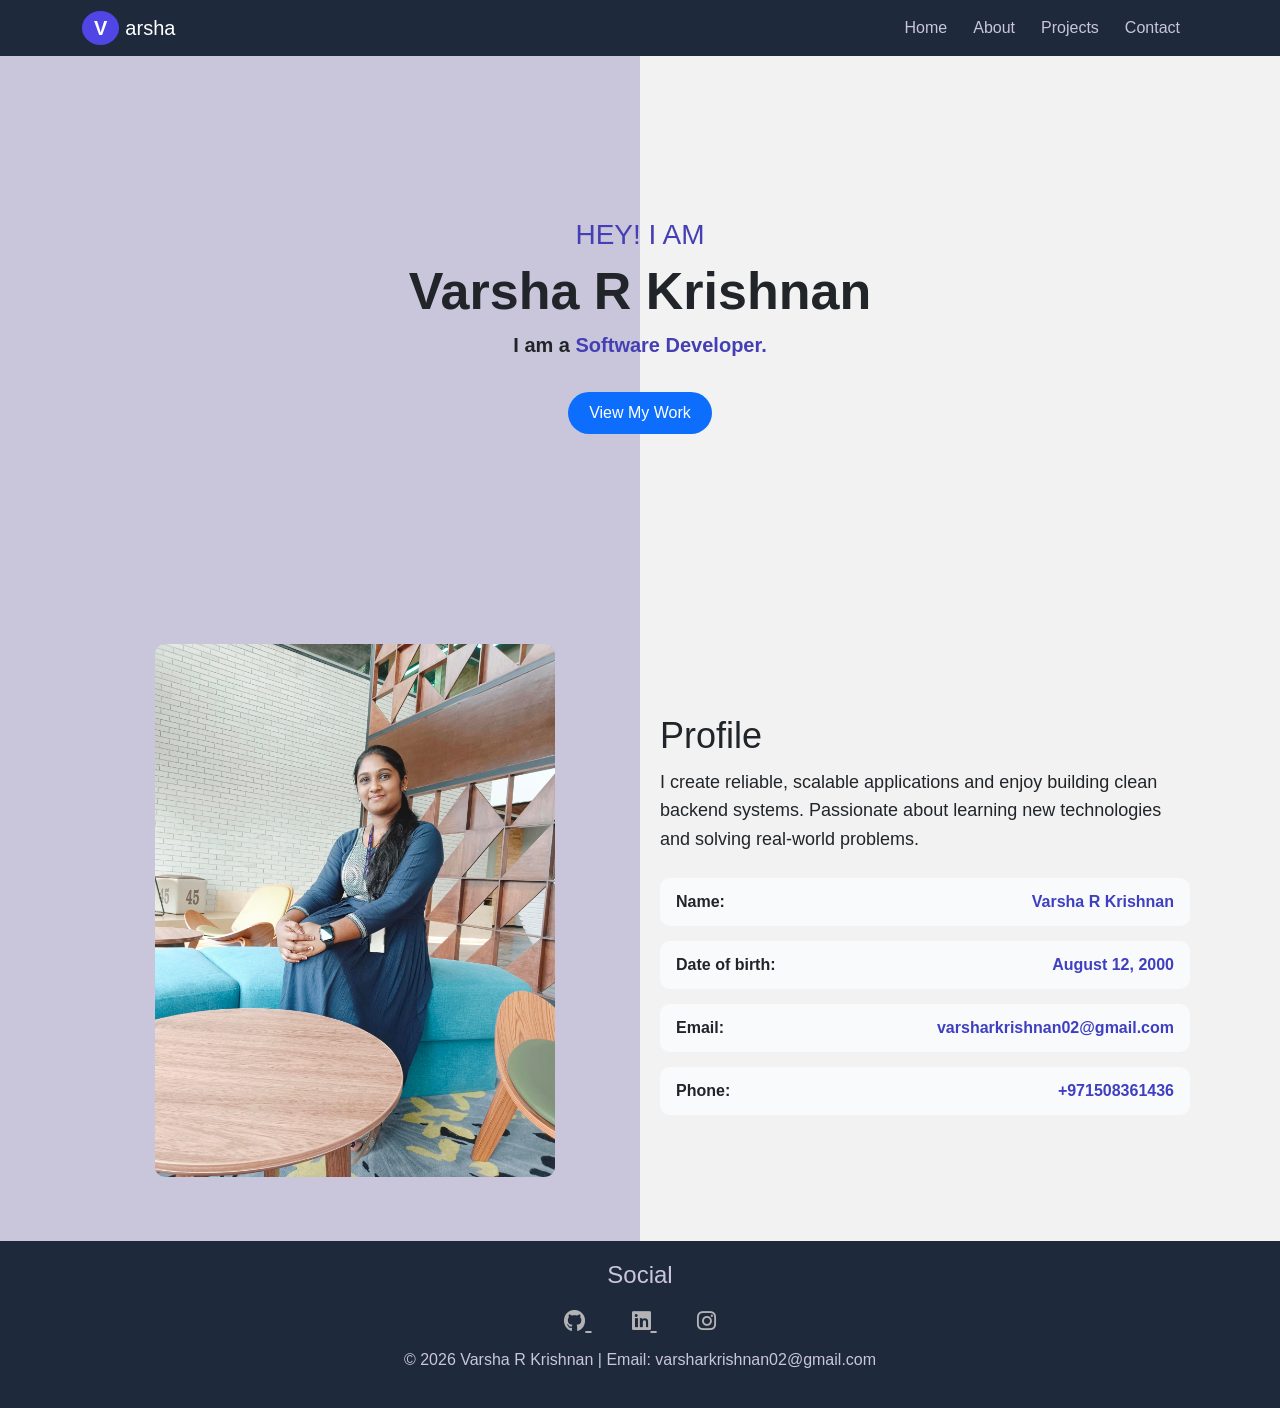
<file: index.html>
<!DOCTYPE html>
<html lang="en">

<head>
    <meta charset="UTF-8">
    <title>Portfolio - Home</title>
    <meta name="viewport" content="width=device-width, initial-scale=1">
    <link href="https://cdn.jsdelivr.net/npm/bootstrap@5.3.2/dist/css/bootstrap.min.css" rel="stylesheet">
    <link rel="stylesheet" href="https://cdnjs.cloudflare.com/ajax/libs/font-awesome/6.5.1/css/all.min.css">
    <link rel="stylesheet" href="css/stylesheet.css">
</head>

<body class="fade-in">
    <header>
        <nav class="navbar navbar-expand-lg navbar-dark">
            <div class="container">
                <a class="navbar-brand" href="index.html"><span class="logo-circle">V</span>arsha</a>
                <button class="navbar-toggler" type="button" data-bs-toggle="collapse" data-bs-target="#nav">
                    <span class="navbar-toggler-icon"></span>
                </button>
                <div class="collapse navbar-collapse" id="nav">
                    <ul class="navbar-nav ms-auto">
                        <li class="nav-item"><a class="nav-link" href="index.html">Home</a></li>
                        <li class="nav-item"><a class="nav-link" href="about.html">About</a></li>
                        <li class="nav-item"><a class="nav-link" href="projects.html">Projects</a></li>
                        <li class="nav-item"><a class="nav-link" href="contact.html">Contact</a></li>
                    </ul>
                </div>
            </div>
        </nav>

    </header>
    <main>
        <section class="hero text-center d-flex align-items-center justify-content-center">
            <div class="container">
                <h3><span>HEY! I AM</span></h3>
                <h1 class="name">Varsha R Krishnan</h1>
                <p class="fw-bolder">I am a <span>Software Developer.</span></p>
                <a href="projects.html" class="btn btn-custom mt-3">View My Work</a>
            </div>
        </section>

        <div class=" profile container mt-5">
            <div class="row align-items-center">

                <div class="col-12 col-md-6 text-center mb-4">
                    <img src="images/LinkedIn.jpg" class="img-fluid profile-img" alt="profile">
                </div>

                <div class="col-12 col-md-6 profile-text">
                    <h2>Profile</h2>
                    <p>
                        I create reliable, scalable applications and enjoy building clean backend systems.
                        Passionate about learning new technologies and solving real-world problems.
                    </p>
                    <ul class="about-info mt-4 px-md-0 px-2">
                        <li class="d-flex info-item"><span class="label">Name:</span><span class="value">Varsha R
                                Krishnan</span></li>
                        <li class="d-flex info-item"><span class="label">Date of birth:</span><span class="value">August
                                12,
                                2000</span></li>
                        <li class="d-flex info-item"><span class="label">Email:</span><span
                                class="value">varsharkrishnan02@gmail.com</span></li>
                        <li class="d-flex info-item"><span class="label">Phone: </span><span
                                class="value">+971508361436</span></li>
                    </ul>
                </div>
            </div>
        </div>
    </main>
    <div class="footer">
        <h4>Social</h4>
        <div class="social-icons">
            <a href="https://github.com/Varshaadarsh" target="_blank">
                <i class="fab fa-github"></i>
            </a>
            <a href="https://www.linkedin.com/in/varsha-r-krishnan" target="_blank">
                <i class="fab fa-linkedin"></i>
            </a>
            <a href="https://www.instagram.com/varsha_rk/" target="_blank">
                <i class="fa-brands fa-instagram"></i>
            </a>
        </div>
        <div class="copyrights">
            <p>© 2026 Varsha R Krishnan | Email: varsharkrishnan02@gmail.com</p>
        </div>
    </div>

    <script src="https://cdn.jsdelivr.net/npm/bootstrap@5.3.2/dist/js/bootstrap.bundle.min.js"></script>
</body>

</html>
</file>
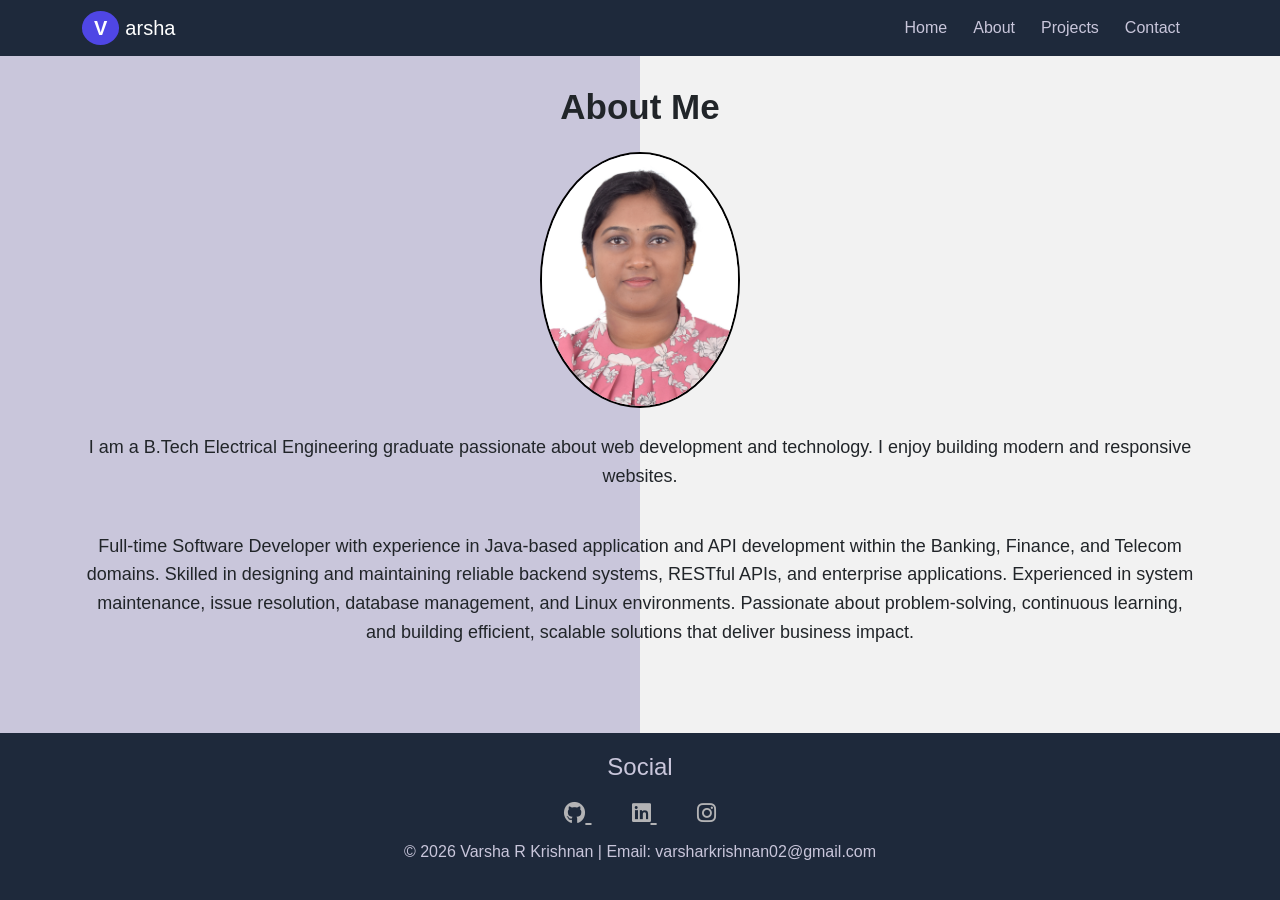
<file: about.html>
<!DOCTYPE html>
<html lang="en">

<head>
    <meta charset="UTF-8">
    <title>Portfolio - Home</title>
    <meta name="viewport" content="width=device-width, initial-scale=1">
    <link href="https://cdn.jsdelivr.net/npm/bootstrap@5.3.2/dist/css/bootstrap.min.css" rel="stylesheet">
    <link rel="stylesheet" href="https://cdnjs.cloudflare.com/ajax/libs/font-awesome/6.5.1/css/all.min.css">
    <link rel="stylesheet" href="css/stylesheet.css">
</head>

<body class="fade-in">
    <header>
        <nav class="navbar navbar-expand-lg navbar-dark">
            <div class="container">
                <a class="navbar-brand" href="index.html"><span class="logo-circle">V</span>arsha</a>
                <button class="navbar-toggler" type="button" data-bs-toggle="collapse" data-bs-target="#nav">
                    <span class="navbar-toggler-icon"></span>
                </button>
                <div class="collapse navbar-collapse" id="nav">
                    <ul class="navbar-nav ms-auto">
                        <li class="nav-item"><a class="nav-link" href="index.html">Home</a></li>
                        <li class="nav-item"><a class="nav-link" href="about.html">About</a></li>
                        <li class="nav-item"><a class="nav-link" href="projects.html">Projects</a></li>
                        <li class="nav-item"><a class="nav-link" href="contact.html">Contact</a></li>
                    </ul>
                </div>
            </div>
        </nav>

    </header>
    <main>
        <section class="about">
            <div class="container text-center">
                <h2 class="text-center mb-4">About Me</h2>
                <img src="images/DSC_0148.JPG" alt="Profile Picture" class="about-img">
                <p class="text-center">
                    I am a B.Tech Electrical Engineering graduate passionate about web development
                    and technology. I enjoy building modern and responsive websites.
                </p>
                <p class="text-center">Full-time Software Developer with experience in Java-based application and API
                    development within
                    the Banking, Finance, and Telecom domains. Skilled in designing and maintaining reliable backend
                    systems, RESTful APIs, and enterprise applications. Experienced in system maintenance, issue
                    resolution, database management, and Linux environments. Passionate about problem-solving,
                    continuous learning, and building efficient, scalable solutions that deliver business impact.
                </p>
            </div>
        </section>
    </main>
    <div class="footer">
        <h4>Social</h4>
        <div class="social-icons">
            <a href="https://github.com/Varshaadarsh" target="_blank">
                <i class="fab fa-github"></i>
            </a>
            <a href="https://www.linkedin.com/in/varsha-r-krishnan" target="_blank">
                <i class="fab fa-linkedin"></i>
            </a>
            <a href="https://www.instagram.com/varsha_rk/" target="_blank">
                <i class="fa-brands fa-instagram"></i>
            </a>
        </div>
        <div class="copyrights">
            <p>© 2026 Varsha R Krishnan | Email: varsharkrishnan02@gmail.com
            </p>
        </div>
    </div>
    <script src="https://cdn.jsdelivr.net/npm/bootstrap@5.3.2/dist/js/bootstrap.bundle.min.js"></script>
</body>

</html>
</file>
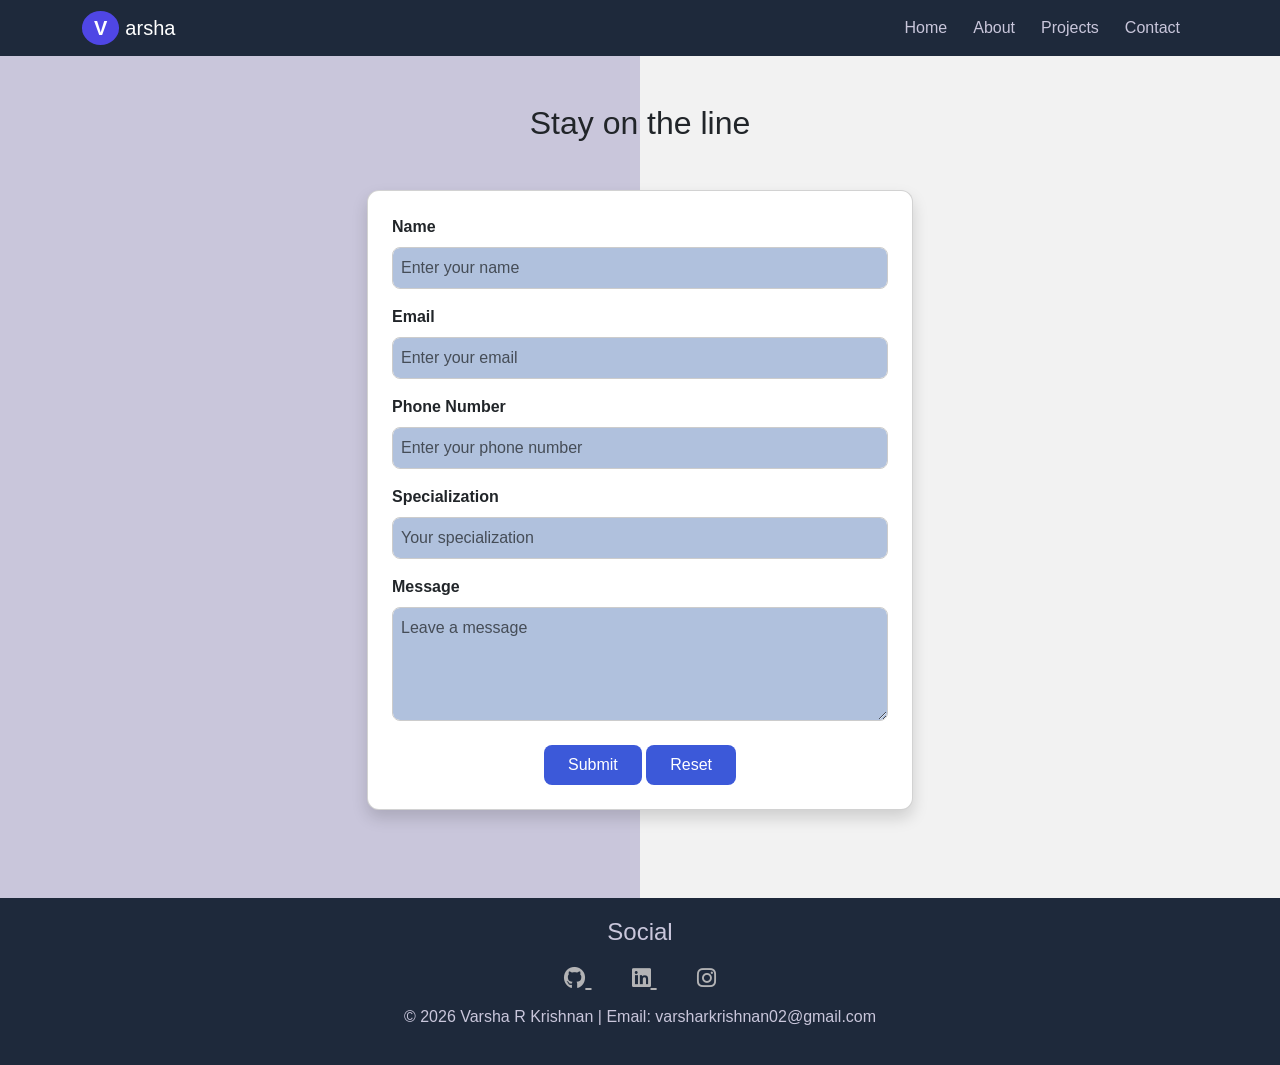
<file: contact.html>
<!DOCTYPE html>
<html lang="en">

<head>
    <meta charset="UTF-8">
    <title>Portfolio - Home</title>
    <meta name="viewport" content="width=device-width, initial-scale=1">
    <link href="https://cdn.jsdelivr.net/npm/bootstrap@5.3.2/dist/css/bootstrap.min.css" rel="stylesheet">
    <link rel="stylesheet" href="https://cdnjs.cloudflare.com/ajax/libs/font-awesome/6.5.1/css/all.min.css">
    <link rel="stylesheet" href="css/stylesheet.css">
</head>

<body class="fade-in">
    <header>
        <nav class="navbar navbar-expand-lg navbar-dark">
            <div class="container">
                <a class="navbar-brand" href="index.html"><span class="logo-circle">V</span>arsha</a>
                <button class="navbar-toggler" type="button" data-bs-toggle="collapse" data-bs-target="#nav">
                    <span class="navbar-toggler-icon"></span>
                </button>
                <div class="collapse navbar-collapse" id="nav">
                    <ul class="navbar-nav ms-auto">
                        <li class="nav-item"><a class="nav-link" href="index.html">Home</a></li>
                        <li class="nav-item"><a class="nav-link" href="about.html">About</a></li>
                        <li class="nav-item"><a class="nav-link" href="projects.html">Projects</a></li>
                        <li class="nav-item"><a class="nav-link" href="contact.html">Contact</a></li>
                    </ul>
                </div>
            </div>
        </nav>

    </header>
    <main>

        <section class="contact py-5">
            <div class="container">
                <h2 class="text-center mb-5">Stay on the line</h2>
                <div class="row justify-content-center">
                    <div class="col-md-8 col-lg-6">
                        <div class="card shadow p-4">
                            <form>
                                <div class="mb-3">
                                    <label class="form-label">Name</label>
                                    <input type="text" class="form-control" placeholder="Enter your name" required>
                                </div>

                                <div class="mb-3">
                                    <label class="form-label">Email</label>
                                    <input type="email" class="form-control" placeholder="Enter your email" required>
                                </div>

                                <div class="mb-3">
                                    <label class="form-label">Phone Number</label>
                                    <input type="tel" class="form-control" placeholder="Enter your phone number">
                                </div>

                                <div class="mb-3">
                                    <label class="form-label">Specialization</label>
                                    <input type="text" class="form-control" placeholder="Your specialization">
                                </div>

                                <div class="mb-4">
                                    <label class="form-label">Message</label>
                                    <textarea class="form-control" rows="4" placeholder="Leave a message"></textarea>
                                </div>

                                <div class="text-center">
                                    <button type="submit" class="btn btn-primary px-4">Submit</button>
                                    <button type="reset" class="btn btn-outline-secondary px-4">Reset</button>
                                </div>
                            </form>
                        </div>
                    </div>
                </div>
            </div>
        </section>
    </main>
    <div class="footer">
        <h4>Social</h4>
        <div class="social-icons">
            <a href="https://github.com/Varshaadarsh" target="_blank">
                <i class="fab fa-github"></i>
            </a>
            <a href="https://www.linkedin.com/in/varsha-r-krishnan" target="_blank">
                <i class="fab fa-linkedin"></i>
            </a>
            <a href="https://www.instagram.com/varsha_rk/" target="_blank">
                <i class="fa-brands fa-instagram"></i>
            </a>
        </div>
        <div class="copyrights">
            <p>© 2026 Varsha R Krishnan | Email: varsharkrishnan02@gmail.com</p>
        </div>
    </div>
    <script src="https://cdn.jsdelivr.net/npm/bootstrap@5.3.2/dist/js/bootstrap.bundle.min.js"></script>
</body>

</html>
</file>
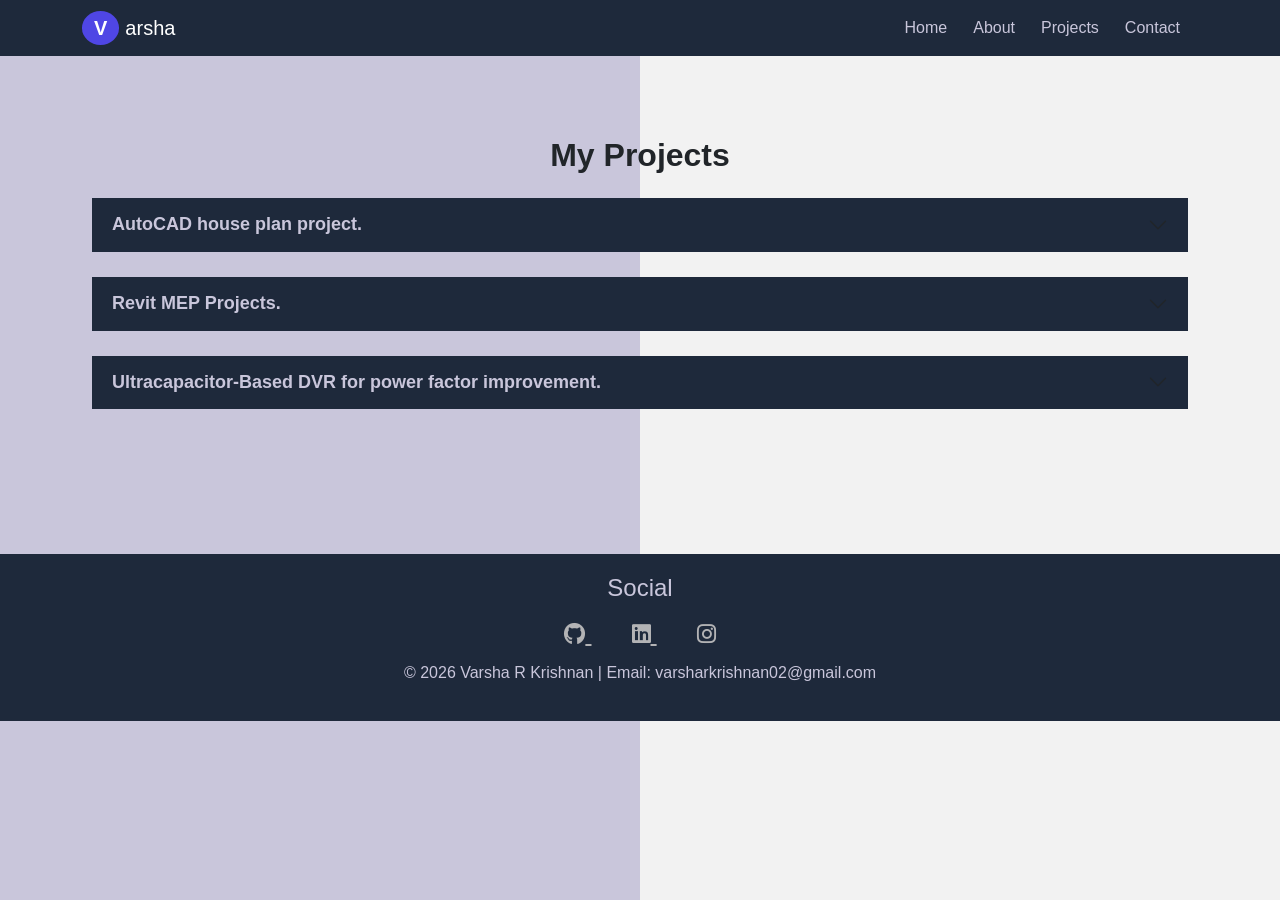
<file: projects.html>
<!DOCTYPE html>
<html lang="en">

<head>
    <meta charset="UTF-8">
    <title>Portfolio - Home</title>
    <meta name="viewport" content="width=device-width, initial-scale=1">
    <link href="https://cdn.jsdelivr.net/npm/bootstrap@5.3.2/dist/css/bootstrap.min.css" rel="stylesheet">
    <link rel="stylesheet" href="https://cdnjs.cloudflare.com/ajax/libs/font-awesome/6.5.1/css/all.min.css">
    <link rel="stylesheet" href="css/stylesheet.css">
</head>

<body class="fade-in">
    <header>
        <nav class="navbar navbar-expand-lg navbar-dark">
            <div class="container">
                <a class="navbar-brand" href="index.html"><span class="logo-circle">V</span>arsha</a>
                <button class="navbar-toggler" type="button" data-bs-toggle="collapse" data-bs-target="#nav">
                    <span class="navbar-toggler-icon"></span>
                </button>
                <div class="collapse navbar-collapse" id="nav">
                    <ul class="navbar-nav ms-auto">
                        <li class="nav-item"><a class="nav-link" href="index.html">Home</a></li>
                        <li class="nav-item"><a class="nav-link" href="about.html">About</a></li>
                        <li class="nav-item"><a class="nav-link" href="projects.html">Projects</a></li>
                        <li class="nav-item"><a class="nav-link" href="contact.html">Contact</a></li>
                    </ul>
                </div>
            </div>
        </nav>

    </header>
    <main>

    <section class="projects">
        <div class="container">
            <h2 class="text-center mb-4">My Projects</h2>

            <div class="accordion accordion-flush" id="accordionFlush">
                <div class="accordion-item">
                    <h2 class="accordion-header">
                        <button class="accordion-button collapsed" type="button" data-bs-toggle="collapse"
                            data-bs-target="#flush-collapseTwo" aria-expanded="false" aria-controls="flush-collapseTwo">
                            AutoCAD house plan project.
                        </button>
                    </h2>
                    <div id="flush-collapseTwo" class="accordion-collapse collapse" data-bs-parent="#accordionFlush">
                        <div class="accordion-body">
                            <div class="row align-items-center">
                                <div class="col-12 col-md-5">
                                    <img src="images/autocad.png" class="img-fluid autocad-image" alt="autocad image">
                                </div>
                                <div class="col-12 col-md-7">
                                    <p>
                                        Designed and drafted residential house plans using AutoCAD, creating
                                        detailed floor layouts with accurate measurements and architectural
                                        elements.
                                    </p>
                                </div>
                            </div>
                        </div>
                    </div>
                </div>
                <div class="accordion-item">
                    <h2 class="accordion-header">
                        <button class="accordion-button collapsed" type="button" data-bs-toggle="collapse"
                            data-bs-target="#flush-collapseThree" aria-expanded="false"
                            aria-controls="flush-collapseThree">
                            Revit MEP Projects.
                        </button>
                    </h2>
                    <div id="flush-collapseThree" class="accordion-collapse collapse" data-bs-parent="#accordionFlush">
                        <div class="accordion-body">
                            <div class="row align-items-center">
                                <div class="col-12 col-md-5">
                                    <img src="images/mep.png" class="img-fluid autocad-image" alt="MEP image">
                                </div>
                                <div class="col-12 col-md-7">
                                    <p>
                                        Designed and developed Revit MEP models for plumbing, lighting, and fire
                                        fighting systems and HVAC ensuring proper layout, coordination, and accurate
                                        placement
                                        of building services.
                                    </p>
                                </div>
                            </div>
                        </div>
                    </div>
                </div>
                <div class="accordion-item">
                    <h2 class="accordion-header">
                        <button class="accordion-button collapsed" type="button" data-bs-toggle="collapse"
                            data-bs-target="#flush-collapseOne" aria-expanded="false" aria-controls="flush-collapseOne">
                            Ultracapacitor-Based DVR for power factor improvement.
                        </button>
                    </h2>
                    <div id="flush-collapseOne" class="accordion-collapse collapse" data-bs-parent="#accordionFlush">
                        <div class="accordion-body">
                            <div class="row align-items-center">
                                <div class="col-12 col-md-5">
                                    <img src="images/dvr.png" class="img-fluid autocad-image" alt="autocad image">
                                </div>
                                <div class="col-12 col-md-7">
                                    <p>
                                        Using Matlab, designed and analyzed an Ultracapacitor-Based Dynamic Voltage Restorer (DVR)
                                        system to enhance power factor and compensate voltage disturbances in electrical
                                        power distribution.
                                    </p>
                                </div>
                            </div>
                        </div>
                    </div>
                </div>
            </div>
        </div>
    </section>
</main>
    <div class="footer">
        <h4>Social</h4>
        <div class="social-icons">
            <a href="https://github.com/Varshaadarsh" target="_blank">
                <i class="fab fa-github"></i>
            </a>
            <a href="https://www.linkedin.com/in/varsha-r-krishnan" target="_blank">
                <i class="fab fa-linkedin"></i>
            </a>
            <a href="https://www.instagram.com/varsha_rk/" target="_blank">
                <i class="fa-brands fa-instagram"></i>
            </a>
        </div>
        <div class="copyrights">
            <p>© 2026 Varsha R Krishnan | Email: varsharkrishnan02@gmail.com
            </p>
        </div>
    </div>
    <script src="https://cdn.jsdelivr.net/npm/bootstrap@5.3.2/dist/js/bootstrap.bundle.min.js"></script>
</body>

</html>
</file>
<file: css/stylesheet.css>
@import url('https://fonts.googleapis.com/css2?family=Manrope:wght@200..800&family=Playwrite+NZ+Basic:wght@100..400&family=Poppins:wght@100..900&display=swap');


* {
  margin: 0;
  padding: 0;
  box-sizing: border-box;
}

/* ======================
   MOBILE (DEFAULT)
====================== */

body {
  font-family: 'Franklin Gothic Medium', 'Arial Narrow', Arial, sans-serif;
  min-height: 100vh;
  background: linear-gradient(to bottom,
      #c9c6db 50%,
      #f2f2f2 50%);
}

/* Navbar */

.navbar {
  background-color: #1e293b;
}

.logo-circle {
  background: #4f46e5;
  color: white;
  border-radius: 50%;
  padding: 6px 12px;
  margin-right: 6px;
  font-weight: bold;
}

.nav-link {
  color: #c9c6db;
  margin-right: 10px;
}

.nav-link:hover {
  color: #0d6efd;
}

/* Hero */

.hero {
  min-height: 30vh;
  display: flex;
  align-items: center;
  justify-content: center;
  text-align: center;
  padding: 20px;
}

.hero h3 {
  font-size: 20px;
  margin-bottom: 8px;
}

.hero h3 span {
  color: rgb(69, 63, 180);
}

.hero h2 {
  font-weight: bolder;
}

.name {
  font-size: 32px;
  font-weight: 700;
}

.hero p {
  font-size: 16px;
}

.hero span {
  color: rgb(69, 63, 180);
}

/* Button */

.btn-custom {
  background-color: #0d6efd;
  color: white;
  border-radius: 30px;
  padding: 8px 20px;
  transition:0.3s ease;
}

.btn-custom:hover {
  background-color: #084298;
}

/* About */

.profile-img {
  max-width: 260px;
  width: 100%;
  height: auto;
  border-radius: 10px;
}

.about-img {
  width: 200px;
  max-width: 100%;
  height: auto;
  border-radius: 50%;
  border: 2px solid #000;
}

.profile-text {
  text-align: center;
  padding: 20px;
  font-optical-sizing: auto;
  font-style: normal;
}

.profile-text h2 {
  font-size: 28px;
  margin-bottom: 10px;
}

.profile-text p {
  font-size: 16px;
  line-height: 1.6;
}

.profile span {
  font-weight: bolder;
}

.info-item {
  display: flex;
  justify-content: space-between;
  padding: 12px 16px;
  background: #f9fafb;
  border-radius: 10px;
  margin-bottom: 15px;
}

.value {
  color: rgb(63, 63, 193);
  padding-left: 20px;
}

.label {
  font-weight: 600;
}


.contact input,
.contact textarea {
  width: 100%;
  padding: 8px;
  border-radius: 6px;
  border: 1px solid #ccc;
  margin-bottom: 10px;
}

.contact input:focus,
.contact textarea:focus {
  border-color: #0f0e10;
  box-shadow: 0 0 8px rgba(8, 6, 10, 0.4);
  outline: none;
}

.contact button {
  background-color: #3c59d9;
  color: #ffffff;
  padding: 8px 12px;
  border-radius: 8px;
  font-size: 16px;
  border: none;
  cursor: pointer;
  transition: 0.3s ease;
}

.contact button:hover {
  background-color: #764ba2;
  transform: translateY(-3px);
}

.contact {
  background: linear-gradient(to right, #c9c6db 50%, #f2f2f2 50%);
}

.card {
  border-radius: 12px;
}

.card input,
.card textarea {
  border-radius: 8px;
  background-color: #b0c1dd;
}

button {
  border-radius: 25px;
}

.form-label {
  font-weight: bold;
}

/* about */

.about {
  padding: 30px 15px;
}

.about h2 {
  font-size: 35px;
  text-align: center;
  margin-bottom: 25px;
  font-weight: 700;
}

.about p {
  font-size: 18px;
  line-height: 1.6;
  padding-top: 25px;
}

/* Projects Section */

.projects {
  padding: 30px 15px;
}

.projects h2 {
  font-size: 24px;
  text-align: center;
  margin-bottom: 25px;
  font-weight: 700;
}

/* Accordion */

.accordion-item {
  background-color: #1e293b;
  border: none;
}

.accordion-button {
  background-color: #1e293b;
  color: #c9c6db;
  font-size: 16px;
  font-weight: 600;
}

.accordion-button:hover {
  background-color: #334155;
  color: white;
}

.accordion-button:focus {
  box-shadow: none;
  outline: none;
}

.accordion-body {
  background-color: #dce0e8;
  line-height: 1.6;
}

.autocad-image {
  max-width: 350px;
  width: 100%;
  height: auto;
}

/* Project Image */

.project-img {
  width: 100%;
  height: auto;
  margin-top: 12px;
  border-radius: 8px;
}

.fade-in {
  animation: fadeIn 1.2s ease-in;
}

@keyframes fadeIn {
  from {
    opacity: 0;
    transform: translateY(20px);
  }

  to {
    opacity: 1;
    transform: translateY(0);
  }
}


/* Footer */

.footer {
  background-color: #1e293b;
  color: #c9c6db;
  padding: 20px;
  text-align: center;
  margin-top: 40px;
}

.social-icons {
  margin-top: 15px;
}

.social-icons a {
  margin: 0 10px;
  padding: 10px;
  font-size: 22px;
  color: #b3b3b5;
  transition: 0.3s;
}

.social-icons a:hover {
  color: #1658ae;
  transform: scale(1.2);
}

.copyrights {
  padding-top: 10px;
}

/* ======================
   TABLET (769px - 1024px)
====================== */

@media (min-width:769px) {

  body {
    background: linear-gradient(to right,
        #c9c6db 50%,
        #f2f2f2 50%);
  }

  .hero {
    min-height: 55vh;
  }

  .name {
    font-size: 44px;
  }

  .hero h3 {
    font-size: 24px;
  }

  .hero p {
    font-size: 18px;
  }

  .profile-img {
    max-width: 320px;
  }

  .profile-text {
    text-align: left;
  }

  .profile-text h2 {
    font-size: 32px;
  }

  /* PROJECTS */
  .projects {
    padding: 60px 40px;
  }

  .projects h2 {
    font-size: 28px;
  }

}

/* ======================
   DESKTOP (1025px+)
====================== */

@media (min-width:1025px) {

  .hero {
    min-height: 60vh;
  }

  .name {
    font-size: 52px;
  }

  .hero h3 {
    font-size: 28px;
  }

  .hero p {
    font-size: 20px;
  }

  .profile-img {
    max-width: 400px;
  }

  .profile-text h2 {
    font-size: 36px;
  }

  .profile-text p {
    font-size: 18px;
  }

  .contact {
    font-family: 'Franklin Gothic Medium', 'Arial Narrow', Arial, sans-serif;
  }

  .contact form {
    max-width: 500px;
  }

  .contact input,
  .contact textarea {
    width: 100%;
  }

  /* PROJECTS */
  .projects {
    padding: 80px 80px;
  }

  .projects h2 {
    font-size: 32px;
  }

  .accordion-button {
    font-size: 18px;
  }

}
</file>
